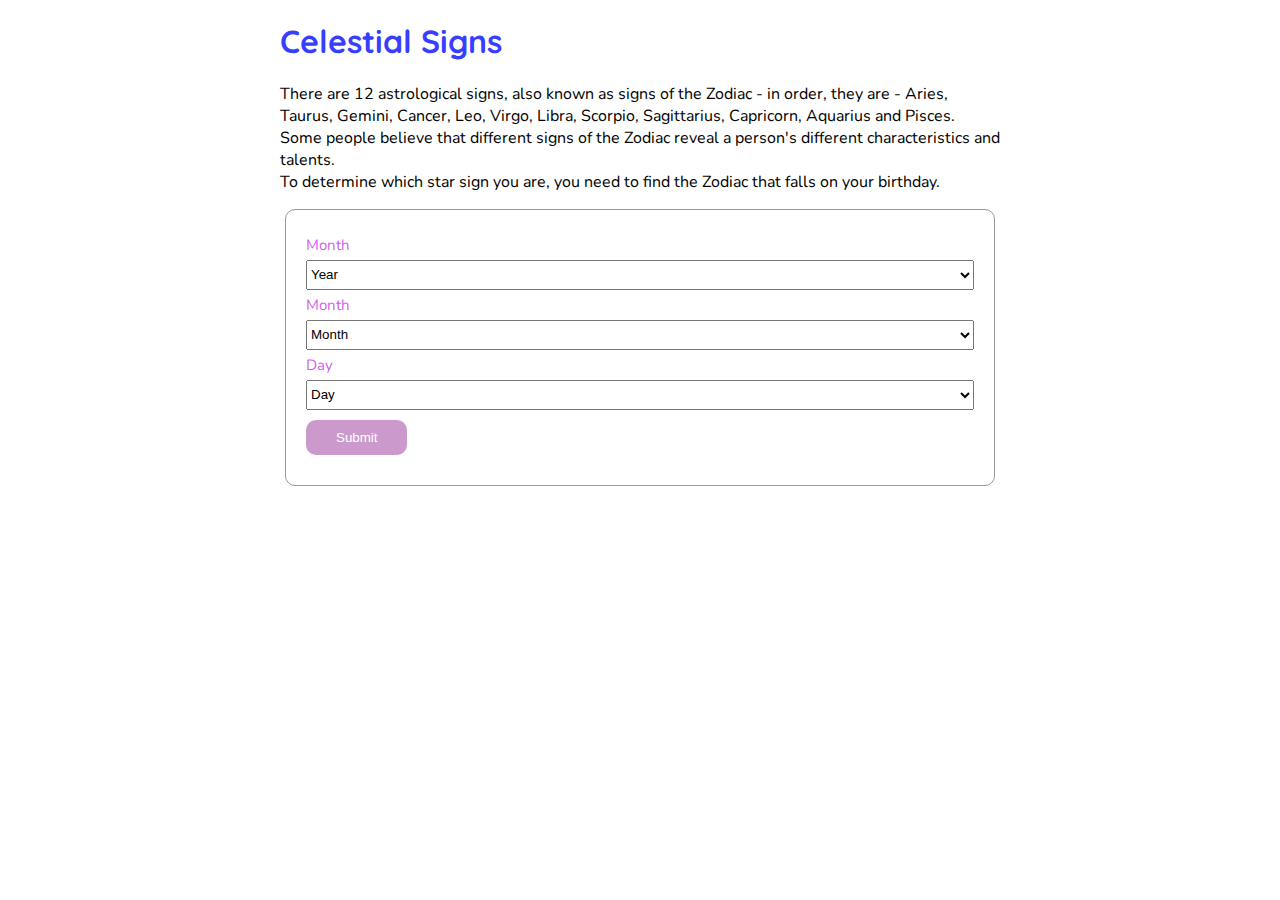
<file: index.html>
<!DOCTYPE html>
<html lang="en" dir="ltr">

<head>
    <meta charset="utf-8">
    <title>Celestial Sign</title>
    <link rel="stylesheet" type="text/css" href="style.css">
    <script src="script.js" charset="utf-8" defer></script>
</head>

<body>
    <div class="wrapper">
        <h1>Celestial Signs</h1>
        <p>There are 12 astrological signs, also known as signs of the Zodiac - in order, they are - Aries, Taurus, Gemini, Cancer, Leo, Virgo, Libra, Scorpio, Sagittarius, Capricorn, Aquarius and Pisces.<br />
            Some people believe that different signs of the Zodiac reveal a person's different characteristics and talents.<br />
            To determine which star sign you are, you need to find the Zodiac that falls on your birthday.
        </p>
        <div class="container">
            <label for="month">Month</label>
            <select id="birthYear" name="birthYear" onchange="getDate()">
                <option selected disabled>Year</option>
            </select>
            <br />
            <label for="month">Month</label>
            <select id="birthMonth" name="birthMonth" onclick="getDate()">
                <option selected disabled>Month</option>
            </select>
            <br />
            <label for="day">Day</label>
            <select id="birthDay" name="birthDay">
                <option selected disabled>Day</option>
            </select>
            <button class="submit" type="submit" name="Submit" onclick="getCelestialSign()">
                Submit
            </button>
        </div>
    </div>
</body>

</html>
</file>
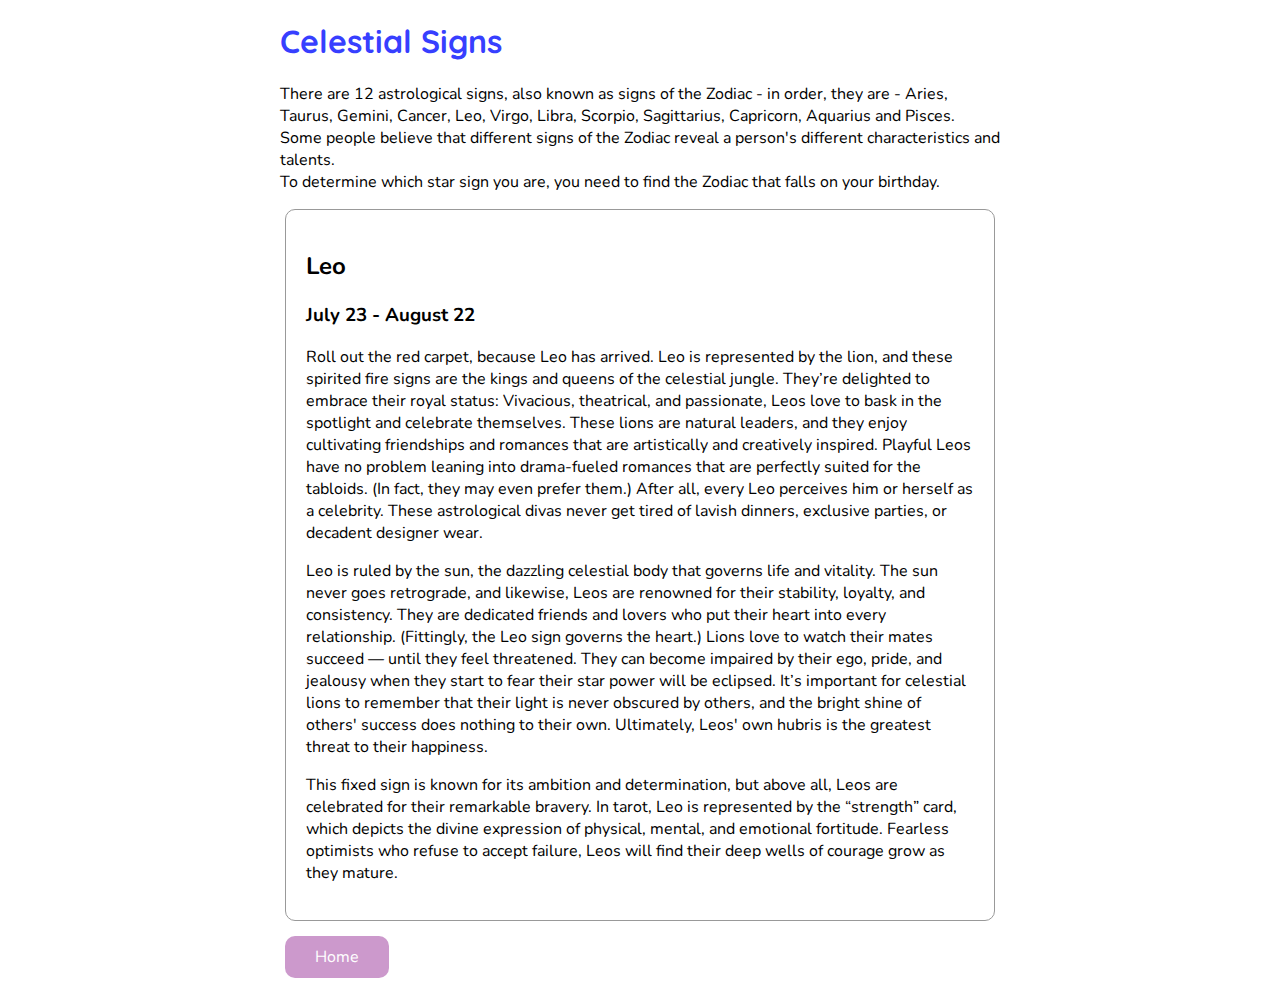
<file: celestial-spirit-1.html>
<!DOCTYPE html>
<html lang="en">
  <head>
    <title>Celestial Sign: Leo</title>
    <meta charset="utf-8">
    <meta http-equiv="X-UA-Compatible" content="IE=edge">
    <meta name="viewport" content="width=device-width, initial-scale=1">

    <!-- import the webpage's stylesheet -->
    <link rel="stylesheet" type="text/css" href="style.css">

    <!-- import the webpage's javascript file -->
    <script src="script.js" defer></script>

    <!-- import the jquery -->
    <script src="https://ajax.googleapis.com/ajax/libs/jquery/3.4.1/jquery.min.js"></script>
  </head>
  <body>
    <div class="wrapper">
      <h1>Celestial Signs</h1>
      <p>There are 12 astrological signs, also known as signs of the Zodiac - in order, they are - Aries, Taurus, Gemini, Cancer, Leo, Virgo, Libra, Scorpio, Sagittarius, Capricorn, Aquarius and Pisces.<br />
          Some people believe that different signs of the Zodiac reveal a person's different characteristics and talents.<br />
          To determine which star sign you are, you need to find the Zodiac that falls on your birthday.
      </p>
      <div class="container">
        <h2>Leo</h2>
        <h3>July 23 - August 22</h3>
        <p>Roll out the red carpet, because Leo has arrived. Leo is represented by the lion, and these spirited fire signs are the kings and queens of the celestial jungle. They’re delighted to embrace their royal status: Vivacious, theatrical, and passionate, Leos love to bask in the spotlight and celebrate themselves. These lions are natural leaders, and they enjoy cultivating friendships and romances that are artistically and creatively inspired. Playful Leos have no problem leaning into drama-fueled romances that are perfectly suited for the tabloids. (In fact, they may even prefer them.) After all, every Leo perceives him or herself as a celebrity. These astrological divas never get tired of lavish dinners, exclusive parties, or decadent designer wear.</p>
        <p>Leo is ruled by the sun, the dazzling celestial body that governs life and vitality. The sun never goes retrograde, and likewise, Leos are renowned for their stability, loyalty, and consistency. They are dedicated friends and lovers who put their heart into every relationship. (Fittingly, the Leo sign governs the heart.) Lions love to watch their mates succeed — until they feel threatened. They can become impaired by their ego, pride, and jealousy when they start to fear their star power will be eclipsed. It’s important for celestial lions to remember that their light is never obscured by others, and the bright shine of others' success does nothing to their own. Ultimately, Leos' own hubris is the greatest threat to their happiness.</p>
        <p>This fixed sign is known for its ambition and determination, but above all, Leos are celebrated for their remarkable bravery. In tarot, Leo is represented by the “strength” card, which depicts the divine expression of physical, mental, and emotional fortitude. Fearless optimists who refuse to accept failure, Leos will find their deep wells of courage grow as they mature.</p>
      </div>
      <a href="index.html">Home</a>
    </div>
  </body>
</html>
</file>
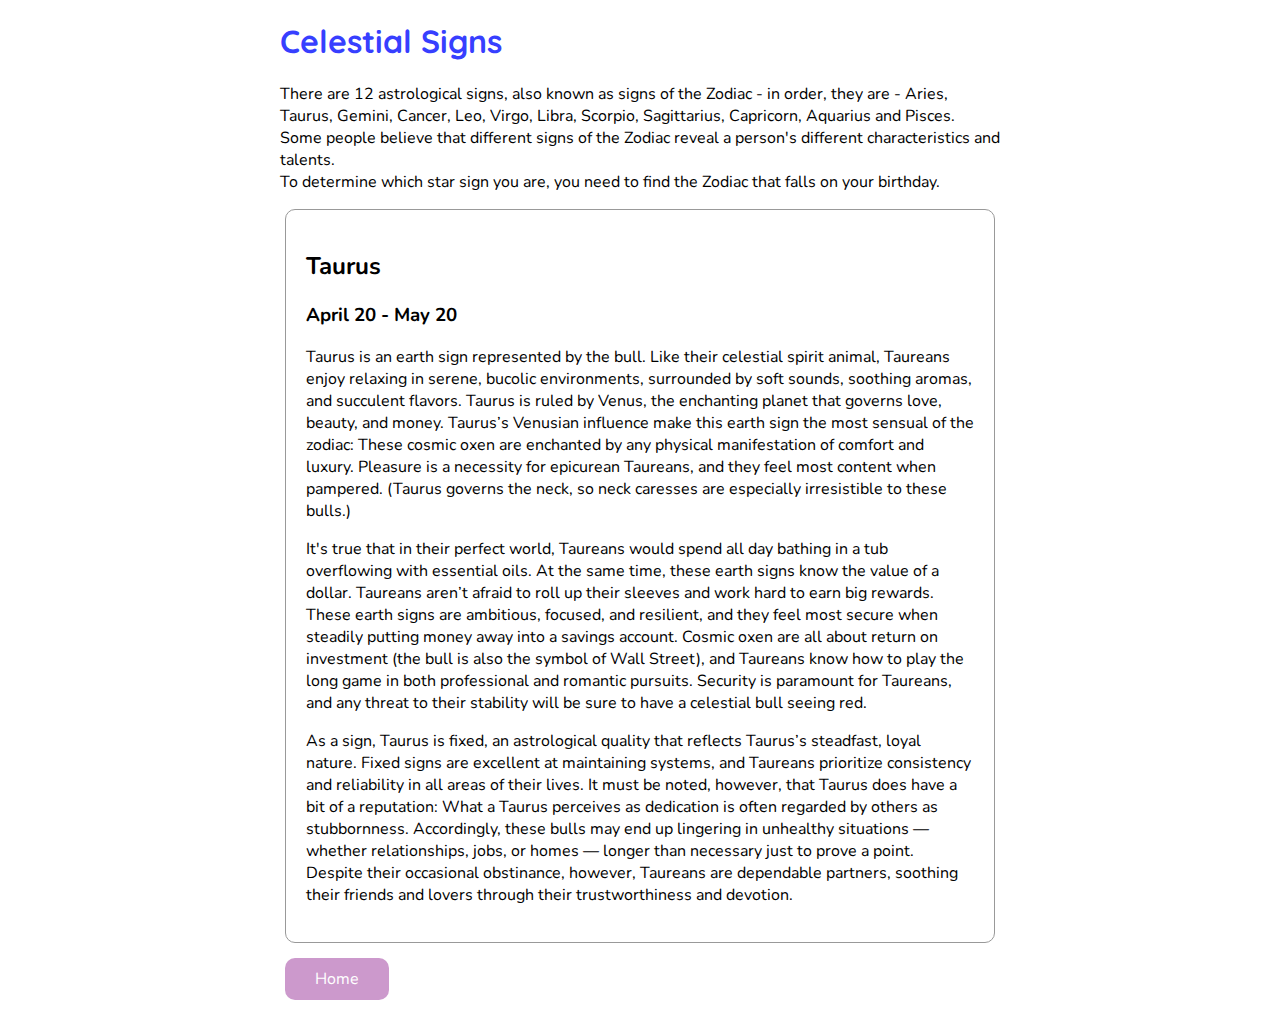
<file: celestial-spirit-10.html>
<!DOCTYPE html>
<html lang="en">
  <head>
    <title>Celestial Sign: Taurus</title>
    <meta charset="utf-8">
    <meta http-equiv="X-UA-Compatible" content="IE=edge">
    <meta name="viewport" content="width=device-width, initial-scale=1">

    <!-- import the webpage's stylesheet -->
    <link rel="stylesheet" href="style.css">

    <!-- import the webpage's javascript file -->
    <script src="script.js" defer></script>

    <!-- import the jquery -->
    <script src="https://ajax.googleapis.com/ajax/libs/jquery/3.4.1/jquery.min.js"></script>
  </head>
  <body>
    <div class="wrapper">
      <h1>Celestial Signs</h1>
      <p>There are 12 astrological signs, also known as signs of the Zodiac - in order, they are - Aries, Taurus, Gemini, Cancer, Leo, Virgo, Libra, Scorpio, Sagittarius, Capricorn, Aquarius and Pisces.<br />
          Some people believe that different signs of the Zodiac reveal a person's different characteristics and talents.<br />
          To determine which star sign you are, you need to find the Zodiac that falls on your birthday.
      </p>
      <div class="container">
        <h2>Taurus</h2>
        <h3>April 20 - May 20</h3>
        <p>Taurus is an earth sign represented by the bull. Like their celestial spirit animal, Taureans enjoy relaxing in serene, bucolic environments, surrounded by soft sounds, soothing aromas, and succulent flavors. Taurus is ruled by Venus, the enchanting planet that governs love, beauty, and money. Taurus’s Venusian influence make this earth sign the most sensual of the zodiac: These cosmic oxen are enchanted by any physical manifestation of comfort and luxury. Pleasure is a necessity for epicurean Taureans, and they feel most content when pampered. (Taurus governs the neck, so neck caresses are especially irresistible to these bulls.)</p>
        <p>It's true that in their perfect world, Taureans would spend all day bathing in a tub overflowing with essential oils. At the same time, these earth signs know the value of a dollar. Taureans aren’t afraid to roll up their sleeves and work hard to earn big rewards. These earth signs are ambitious, focused, and resilient, and they feel most secure when steadily putting money away into a savings account. Cosmic oxen are all about return on investment (the bull is also the symbol of Wall Street), and Taureans know how to play the long game in both professional and romantic pursuits. Security is paramount for Taureans, and any threat to their stability will be sure to have a celestial bull seeing red.</p>
        <p>As a sign, Taurus is fixed, an astrological quality that reflects Taurus’s steadfast, loyal nature. Fixed signs are excellent at maintaining systems, and Taureans prioritize consistency and reliability in all areas of their lives. It must be noted, however, that Taurus does have a bit of a reputation: What a Taurus perceives as dedication is often regarded by others as stubbornness. Accordingly, these bulls may end up lingering in unhealthy situations — whether relationships, jobs, or homes — longer than necessary just to prove a point. Despite their occasional obstinance, however, Taureans are dependable partners, soothing their friends and lovers through their trustworthiness and devotion.</p>
      </div>
      <a href="index.html">Home</a>
    </div>
  </body>
</html>
</file>
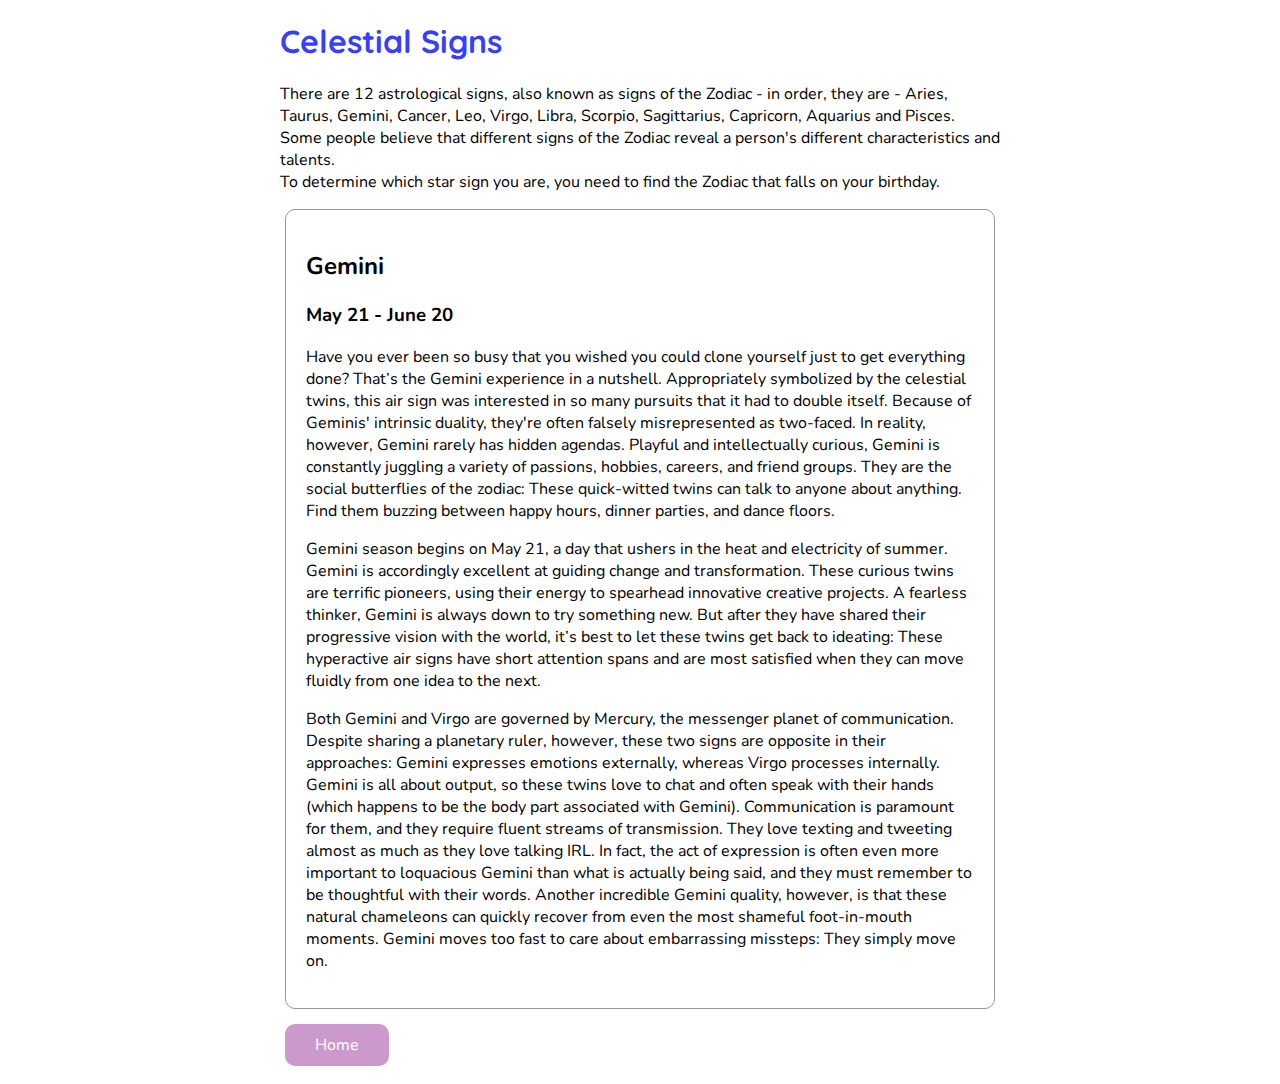
<file: celestial-spirit-11.html>
<!DOCTYPE html>
<html lang="en">
  <head>
    <title>Celestial Sign: Gemini</title>
    <meta charset="utf-8">
    <meta http-equiv="X-UA-Compatible" content="IE=edge">
    <meta name="viewport" content="width=device-width, initial-scale=1">

    <!-- import the webpage's stylesheet -->
    <link rel="stylesheet" href="style.css">

    <!-- import the webpage's javascript file -->
    <script src="script.js" defer></script>

    <!-- import the jquery -->
    <script src="https://ajax.googleapis.com/ajax/libs/jquery/3.4.1/jquery.min.js"></script>
  </head>
  <body>
    <div class="wrapper">
      <h1>Celestial Signs</h1>
      <p>There are 12 astrological signs, also known as signs of the Zodiac - in order, they are - Aries, Taurus, Gemini, Cancer, Leo, Virgo, Libra, Scorpio, Sagittarius, Capricorn, Aquarius and Pisces.<br />
          Some people believe that different signs of the Zodiac reveal a person's different characteristics and talents.<br />
          To determine which star sign you are, you need to find the Zodiac that falls on your birthday.
      </p>
      <div class="container">
        <h2>Gemini</h2>
        <h3>May 21 - June 20</h3>
        <p>Have you ever been so busy that you wished you could clone yourself just to get everything done? That’s the Gemini experience in a nutshell. Appropriately symbolized by the celestial twins, this air sign was interested in so many pursuits that it had to double itself. Because of Geminis' intrinsic duality, they're often falsely misrepresented as two-faced. In reality, however, Gemini rarely has hidden agendas. Playful and intellectually curious, Gemini is constantly juggling a variety of passions, hobbies, careers, and friend groups. They are the social butterflies of the zodiac: These quick-witted twins can talk to anyone about anything. Find them buzzing between happy hours, dinner parties, and dance floors.</p>
        <p>Gemini season begins on May 21, a day that ushers in the heat and electricity of summer. Gemini is accordingly excellent at guiding change and transformation. These curious twins are terrific pioneers, using their energy to spearhead innovative creative projects. A fearless thinker, Gemini is always down to try something new. But after they have shared their progressive vision with the world, it’s best to let these twins get back to ideating: These hyperactive air signs have short attention spans and are most satisfied when they can move fluidly from one idea to the next.</p>
        <p>Both Gemini and Virgo are governed by Mercury, the messenger planet of communication. Despite sharing a planetary ruler, however, these two signs are opposite in their approaches: Gemini expresses emotions externally, whereas Virgo processes internally. Gemini is all about output, so these twins love to chat and often speak with their hands (which happens to be the body part associated with Gemini). Communication is paramount for them, and they require fluent streams of transmission. They love texting and tweeting almost as much as they love talking IRL. In fact, the act of expression is often even more important to loquacious Gemini than what is actually being said, and they must remember to be thoughtful with their words. Another incredible Gemini quality, however, is that these natural chameleons can quickly recover from even the most shameful foot-in-mouth moments. Gemini moves too fast to care about embarrassing missteps: They simply move on.</p>
      </div>
      <a href="index.html">Home</a>
    </div>
  </body>
</html>
</file>
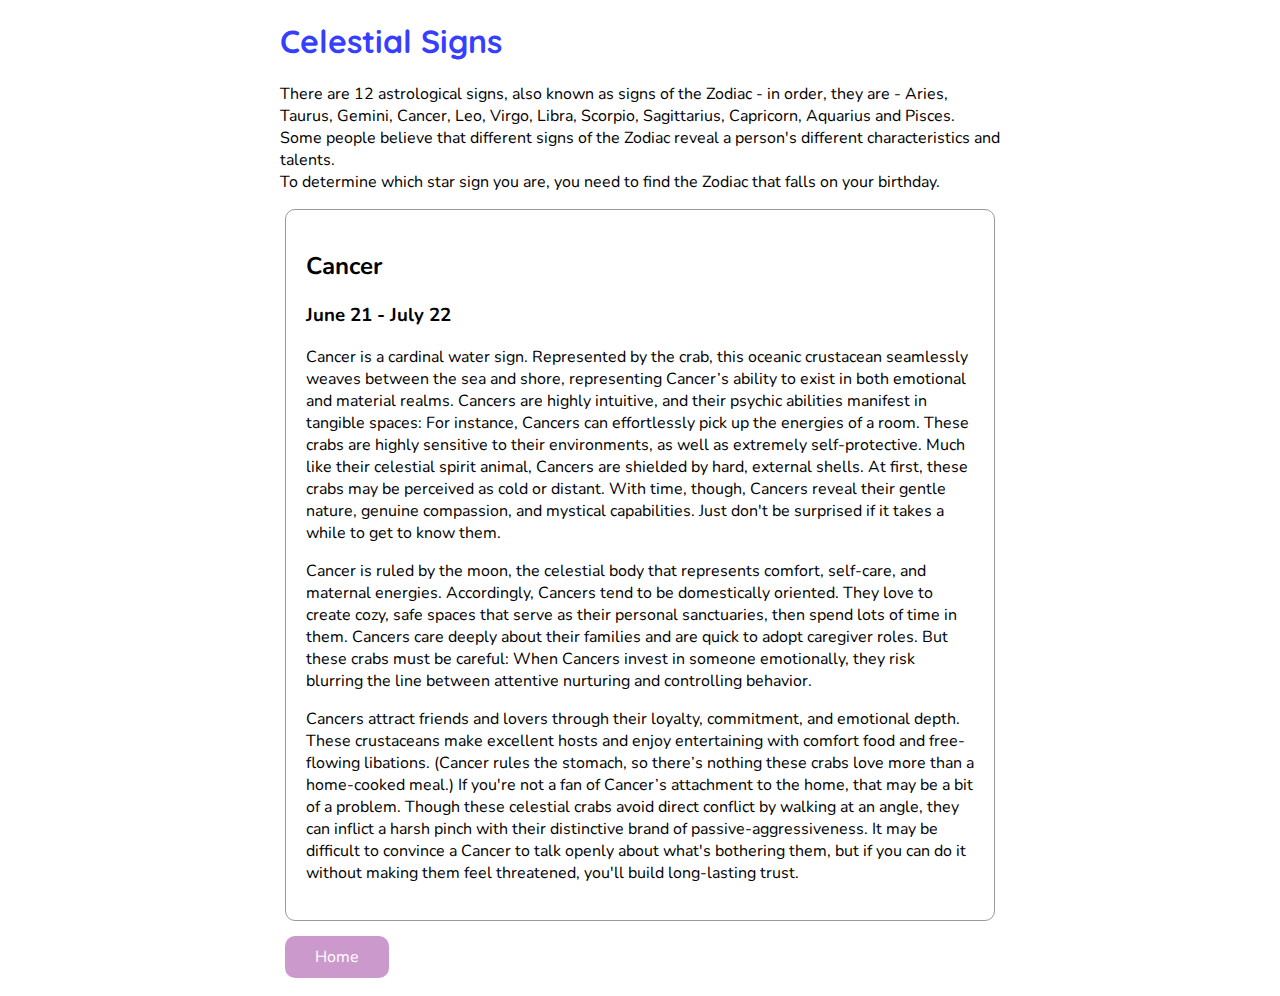
<file: celestial-spirit-12.html>
<!DOCTYPE html>
<html lang="en">
  <head>
    <title>Celestial Sign: Cancer</title>
    <meta charset="utf-8">
    <meta http-equiv="X-UA-Compatible" content="IE=edge">
    <meta name="viewport" content="width=device-width, initial-scale=1">

    <!-- import the webpage's stylesheet -->
    <link rel="stylesheet" href="style.css">

    <!-- import the webpage's javascript file -->
    <script src="script.js" defer></script>

    <!-- import the jquery -->
    <script src="https://ajax.googleapis.com/ajax/libs/jquery/3.4.1/jquery.min.js"></script>
  </head>
  <body>
    <div class="wrapper">
      <h1>Celestial Signs</h1>
      <p>There are 12 astrological signs, also known as signs of the Zodiac - in order, they are - Aries, Taurus, Gemini, Cancer, Leo, Virgo, Libra, Scorpio, Sagittarius, Capricorn, Aquarius and Pisces.<br />
          Some people believe that different signs of the Zodiac reveal a person's different characteristics and talents.<br />
          To determine which star sign you are, you need to find the Zodiac that falls on your birthday.
      </p>
      <div class="container">
        <h2>Cancer</h2>
        <h3>June 21 - July 22</h3>
        <p>Cancer is a cardinal water sign. Represented by the crab, this oceanic crustacean seamlessly weaves between the sea and shore, representing Cancer’s ability to exist in both emotional and material realms. Cancers are highly intuitive, and their psychic abilities manifest in tangible spaces: For instance, Cancers can effortlessly pick up the energies of a room. These crabs are highly sensitive to their environments, as well as extremely self-protective. Much like their celestial spirit animal, Cancers are shielded by hard, external shells. At first, these crabs may be perceived as cold or distant. With time, though, Cancers reveal their gentle nature, genuine compassion, and mystical capabilities. Just don't be surprised if it takes a while to get to know them.</p>
        <p>Cancer is ruled by the moon, the celestial body that represents comfort, self-care, and maternal energies. Accordingly, Cancers tend to be domestically oriented. They love to create cozy, safe spaces that serve as their personal sanctuaries, then spend lots of time in them. Cancers care deeply about their families and are quick to adopt caregiver roles. But these crabs must be careful: When Cancers invest in someone emotionally, they risk blurring the line between attentive nurturing and controlling behavior.</p>
        <p>Cancers attract friends and lovers through their loyalty, commitment, and emotional depth. These crustaceans make excellent hosts and enjoy entertaining with comfort food and free-flowing libations. (Cancer rules the stomach, so there’s nothing these crabs love more than a home-cooked meal.) If you're not a fan of Cancer’s attachment to the home, that may be a bit of a problem. Though these celestial crabs avoid direct conflict by walking at an angle, they can inflict a harsh pinch with their distinctive brand of passive-aggressiveness. It may be difficult to convince a Cancer to talk openly about what's bothering them, but if you can do it without making them feel threatened, you'll build long-lasting trust.</p>
      </div>
      <a href="index.html">Home</a>
    </div>
  </body>
</html>
</file>
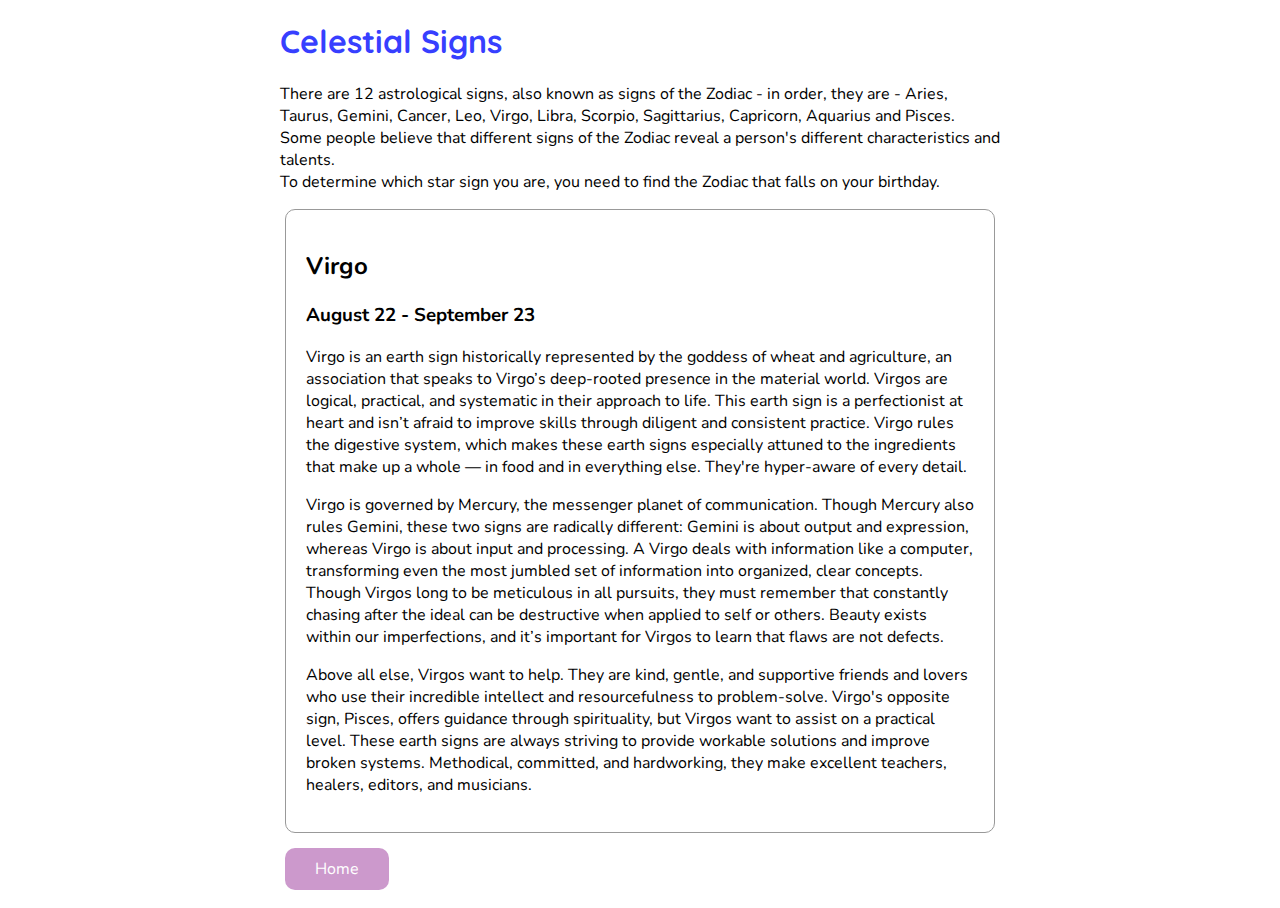
<file: celestial-spirit-2.html>
<!DOCTYPE html>
<html lang="en">
  <head>
    <title>Celestial Sign: Virgo</title>
    <meta charset="utf-8">
    <meta http-equiv="X-UA-Compatible" content="IE=edge">
    <meta name="viewport" content="width=device-width, initial-scale=1">

    <!-- import the webpage's stylesheet -->
    <link rel="stylesheet" href="style.css">

    <!-- import the webpage's javascript file -->
    <script src="script.js" defer></script>

    <!-- import the jquery -->
    <script src="https://ajax.googleapis.com/ajax/libs/jquery/3.4.1/jquery.min.js"></script>
  </head>
  <body>
    <div class="wrapper">
      <h1>Celestial Signs</h1>
      <p>There are 12 astrological signs, also known as signs of the Zodiac - in order, they are - Aries, Taurus, Gemini, Cancer, Leo, Virgo, Libra, Scorpio, Sagittarius, Capricorn, Aquarius and Pisces.<br />
          Some people believe that different signs of the Zodiac reveal a person's different characteristics and talents.<br />
          To determine which star sign you are, you need to find the Zodiac that falls on your birthday.
      </p>
      <div class="container">
        <h2>Virgo</h2>
        <h3>August 22 - September 23</h3>
        <p>Virgo is an earth sign historically represented by the goddess of wheat and agriculture, an association that speaks to Virgo’s deep-rooted presence in the material world. Virgos are logical, practical, and systematic in their approach to life. This earth sign is a perfectionist at heart and isn’t afraid to improve skills through diligent and consistent practice. Virgo rules the digestive system, which makes these earth signs especially attuned to the ingredients that make up a whole — in food and in everything else. They're hyper-aware of every detail.</p>
        <p>Virgo is governed by Mercury, the messenger planet of communication. Though Mercury also rules Gemini, these two signs are radically different: Gemini is about output and expression, whereas Virgo is about input and processing. A Virgo deals with information like a computer, transforming even the most jumbled set of information into organized, clear concepts. Though Virgos long to be meticulous in all pursuits, they must remember that constantly chasing after the ideal can be destructive when applied to self or others. Beauty exists within our imperfections, and it’s important for Virgos to learn that flaws are not defects.</p>
        <p>Above all else, Virgos want to help. They are kind, gentle, and supportive friends and lovers who use their incredible intellect and resourcefulness to problem-solve. Virgo's opposite sign, Pisces, offers guidance through spirituality, but Virgos want to assist on a practical level. These earth signs are always striving to provide workable solutions and improve broken systems. Methodical, committed, and hardworking, they make excellent teachers, healers, editors, and musicians.</p>
      </div>
      <a href="index.html">Home</a>
    </div>
  </body>
</html>
</file>
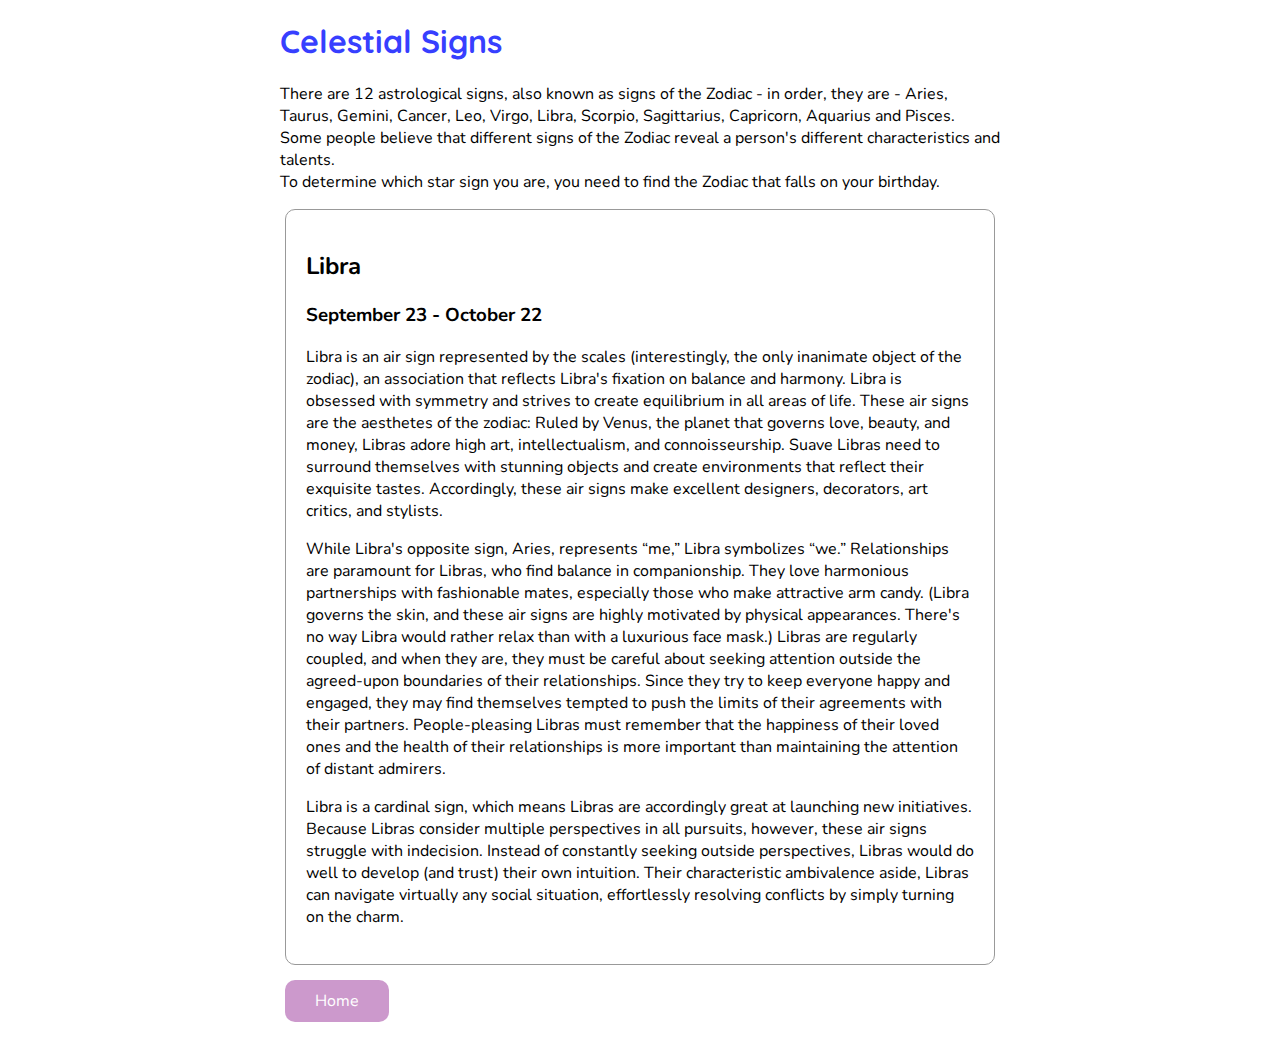
<file: celestial-spirit-3.html>
<!DOCTYPE html>
<html lang="en">
  <head>
    <title>Celestial Sign: Libra</title>
    <meta charset="utf-8">
    <meta http-equiv="X-UA-Compatible" content="IE=edge">
    <meta name="viewport" content="width=device-width, initial-scale=1">

    <!-- import the webpage's stylesheet -->
    <link rel="stylesheet" href="style.css">

    <!-- import the webpage's javascript file -->
    <script src="script.js" defer></script>

    <!-- import the jquery -->
    <script src="https://ajax.googleapis.com/ajax/libs/jquery/3.4.1/jquery.min.js"></script>
  </head>
  <body>
    <div class="wrapper">
      <h1>Celestial Signs</h1>
      <p>There are 12 astrological signs, also known as signs of the Zodiac - in order, they are - Aries, Taurus, Gemini, Cancer, Leo, Virgo, Libra, Scorpio, Sagittarius, Capricorn, Aquarius and Pisces.<br />
          Some people believe that different signs of the Zodiac reveal a person's different characteristics and talents.<br />
          To determine which star sign you are, you need to find the Zodiac that falls on your birthday.
      </p>
      <div class="container">
        <h2>Libra</h2>
        <h3>September 23 - October 22</h3>
        <p>Libra is an air sign represented by the scales (interestingly, the only inanimate object of the zodiac), an association that reflects Libra's fixation on balance and harmony. Libra is obsessed with symmetry and strives to create equilibrium in all areas of life. These air signs are the aesthetes of the zodiac: Ruled by Venus, the planet that governs love, beauty, and money, Libras adore high art, intellectualism, and connoisseurship. Suave Libras need to surround themselves with stunning objects and create environments that reflect their exquisite tastes. Accordingly, these air signs make excellent designers, decorators, art critics, and stylists.</p>
        <p>While Libra's opposite sign, Aries, represents “me,” Libra symbolizes “we.” Relationships are paramount for Libras, who find balance in companionship. They love harmonious partnerships with fashionable mates, especially those who make attractive arm candy. (Libra governs the skin, and these air signs are highly motivated by physical appearances. There's no way Libra would rather relax than with a luxurious face mask.) Libras are regularly coupled, and when they are, they must be careful about seeking attention outside the agreed-upon boundaries of their relationships. Since they try to keep everyone happy and engaged, they may find themselves tempted to push the limits of their agreements with their partners. People-pleasing Libras must remember that the happiness of their loved ones and the health of their relationships is more important than maintaining the attention of distant admirers.</p>
        <p>Libra is a cardinal sign, which means Libras are accordingly great at launching new initiatives. Because Libras consider multiple perspectives in all pursuits, however, these air signs struggle with indecision. Instead of constantly seeking outside perspectives, Libras would do well to develop (and trust) their own intuition. Their characteristic ambivalence aside, Libras can navigate virtually any social situation, effortlessly resolving conflicts by simply turning on the charm.</p>
      </div>
      <a href="index.html">Home</a>
    </div>
  </body>
</html>
</file>
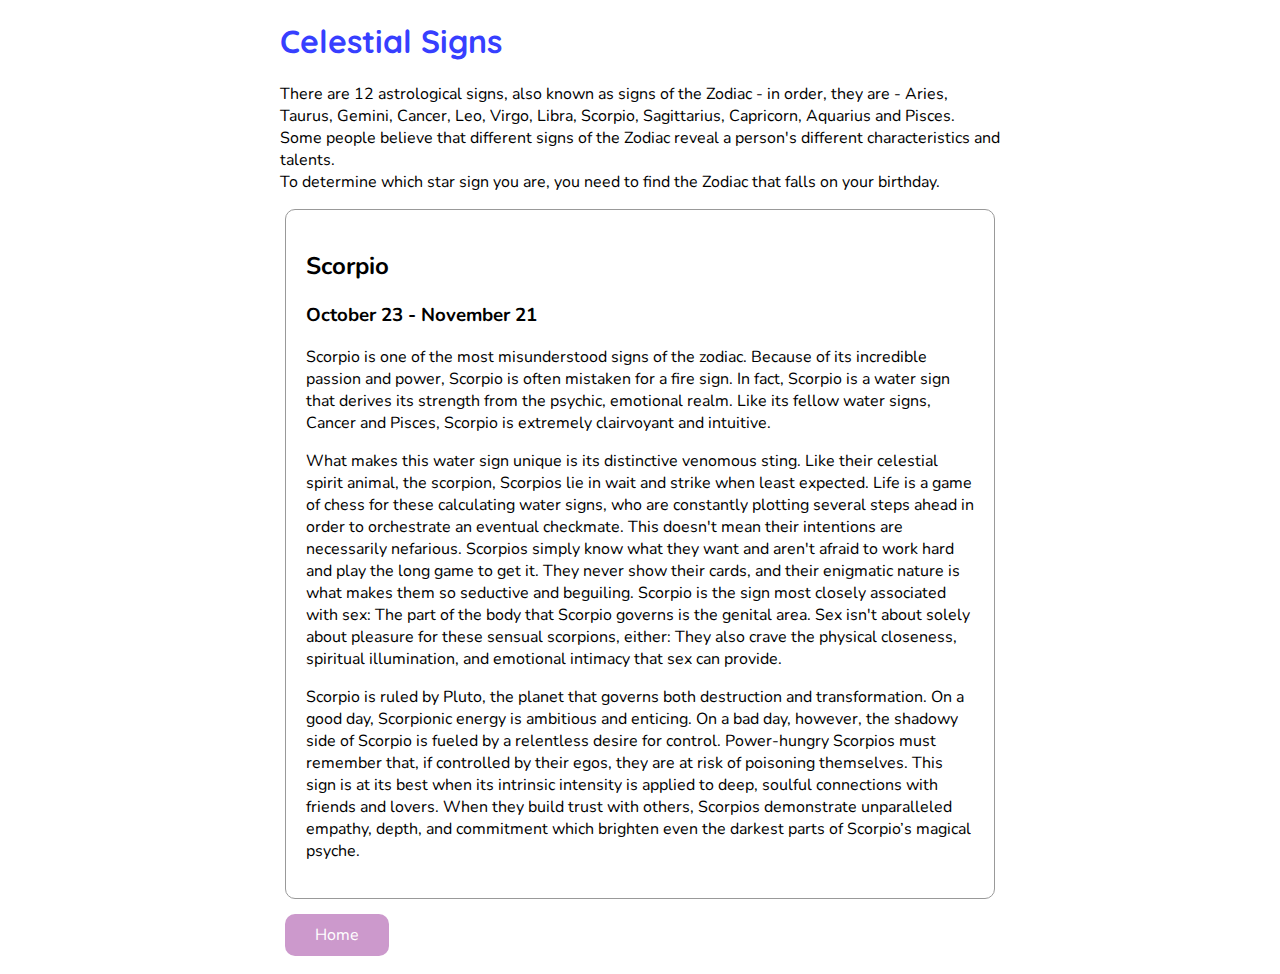
<file: celestial-spirit-4.html>
<!DOCTYPE html>
<html lang="en">
  <head>
    <title>Celestial Sign: Scorpio</title>
    <meta charset="utf-8">
    <meta http-equiv="X-UA-Compatible" content="IE=edge">
    <meta name="viewport" content="width=device-width, initial-scale=1">

    <!-- import the webpage's stylesheet -->
    <link rel="stylesheet" href="style.css">

    <!-- import the webpage's javascript file -->
    <script src="script.js" defer></script>

    <!-- import the jquery -->
    <script src="https://ajax.googleapis.com/ajax/libs/jquery/3.4.1/jquery.min.js"></script>
  </head>
  <body>
    <div class="wrapper">
      <h1>Celestial Signs</h1>
      <p>There are 12 astrological signs, also known as signs of the Zodiac - in order, they are - Aries, Taurus, Gemini, Cancer, Leo, Virgo, Libra, Scorpio, Sagittarius, Capricorn, Aquarius and Pisces.<br />
          Some people believe that different signs of the Zodiac reveal a person's different characteristics and talents.<br />
          To determine which star sign you are, you need to find the Zodiac that falls on your birthday.
      </p>
      <div class="container">
        <h2>Scorpio</h2>
        <h3>October 23 - November 21</h3>
        <p>Scorpio is one of the most misunderstood signs of the zodiac. Because of its incredible passion and power, Scorpio is often mistaken for a fire sign. In fact, Scorpio is a water sign that derives its strength from the psychic, emotional realm. Like its fellow water signs, Cancer and Pisces, Scorpio is extremely clairvoyant and intuitive.</p>
        <p>What makes this water sign unique is its distinctive venomous sting. Like their celestial spirit animal, the scorpion, Scorpios lie in wait and strike when least expected. Life is a game of chess for these calculating water signs, who are constantly plotting several steps ahead in order to orchestrate an eventual checkmate. This doesn't mean their intentions are necessarily nefarious. Scorpios simply know what they want and aren't afraid to work hard and play the long game to get it. They never show their cards, and their enigmatic nature is what makes them so seductive and beguiling. Scorpio is the sign most closely associated with sex: The part of the body that Scorpio governs is the genital area. Sex isn't about solely about pleasure for these sensual scorpions, either: They also crave the physical closeness, spiritual illumination, and emotional intimacy that sex can provide.</p>
        <p>Scorpio is ruled by Pluto, the planet that governs both destruction and transformation. On a good day, Scorpionic energy is ambitious and enticing. On a bad day, however, the shadowy side of Scorpio is fueled by a relentless desire for control. Power-hungry Scorpios must remember that, if controlled by their egos, they are at risk of poisoning themselves. This sign is at its best when its intrinsic intensity is applied to deep, soulful connections with friends and lovers. When they build trust with others, Scorpios demonstrate unparalleled empathy, depth, and commitment which brighten even the darkest parts of Scorpio’s magical psyche.</p>
      </div>
      <a href="index.html">Home</a>
    </div>
  </body>
</html>
</file>
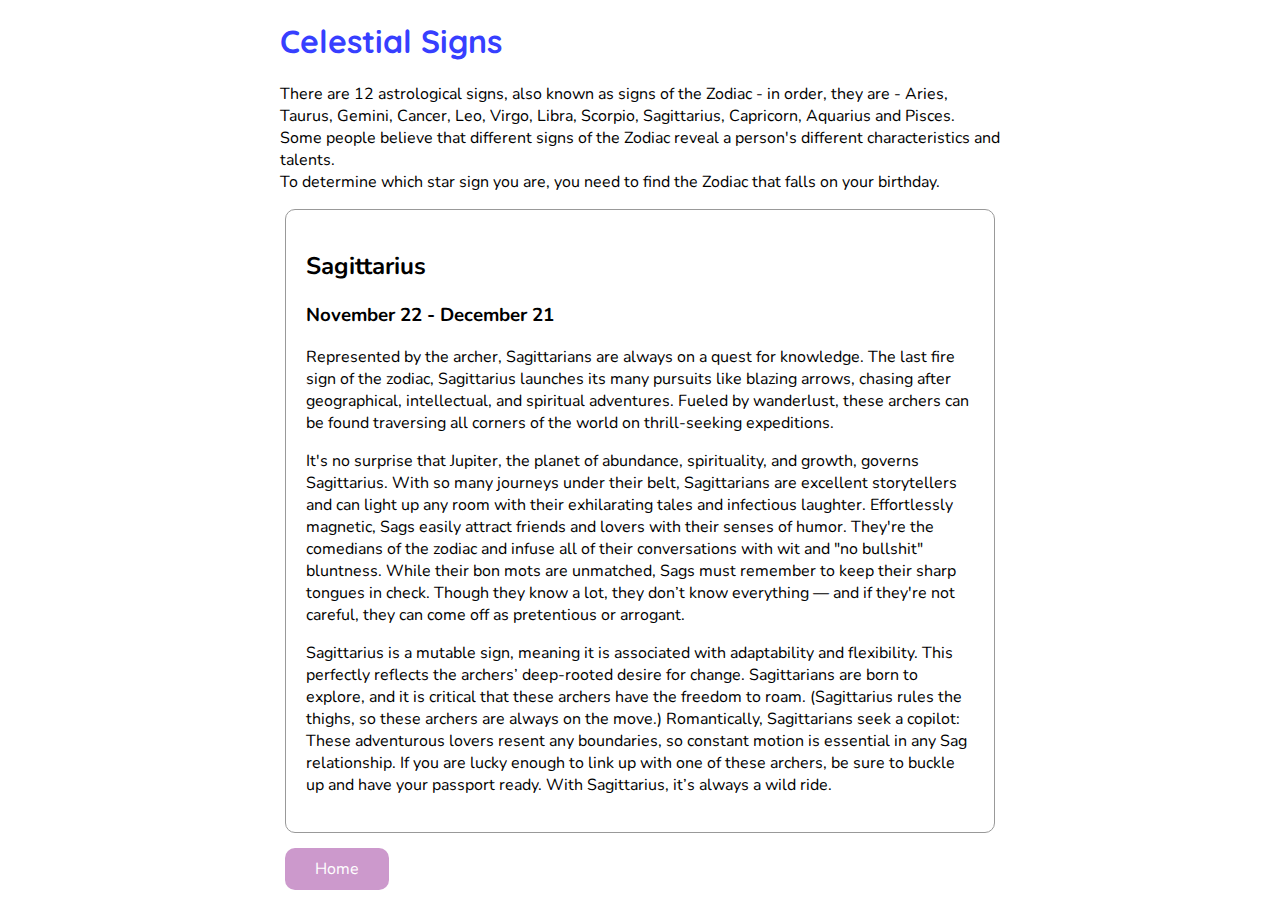
<file: celestial-spirit-5.html>
<!DOCTYPE html>
<html lang="en">
  <head>
    <title>Celestial Sign: Sagittarius</title>
    <meta charset="utf-8">
    <meta http-equiv="X-UA-Compatible" content="IE=edge">
    <meta name="viewport" content="width=device-width, initial-scale=1">

    <!-- import the webpage's stylesheet -->
    <link rel="stylesheet" href="style.css">

    <!-- import the webpage's javascript file -->
    <script src="script.js" defer></script>

    <!-- import the jquery -->
    <script src="https://ajax.googleapis.com/ajax/libs/jquery/3.4.1/jquery.min.js"></script>
  </head>
  <body>
    <div class="wrapper">
      <h1>Celestial Signs</h1>
      <p>There are 12 astrological signs, also known as signs of the Zodiac - in order, they are - Aries, Taurus, Gemini, Cancer, Leo, Virgo, Libra, Scorpio, Sagittarius, Capricorn, Aquarius and Pisces.<br />
          Some people believe that different signs of the Zodiac reveal a person's different characteristics and talents.<br />
          To determine which star sign you are, you need to find the Zodiac that falls on your birthday.
      </p>
      <div class="container">
        <h2>Sagittarius</h2>
        <h3>November 22 - December 21</h3>
        <p>Represented by the archer, Sagittarians are always on a quest for knowledge. The last fire sign of the zodiac, Sagittarius launches its many pursuits like blazing arrows, chasing after geographical, intellectual, and spiritual adventures. Fueled by wanderlust, these archers can be found traversing all corners of the world on thrill-seeking expeditions.</p>
        <p>It's no surprise that Jupiter, the planet of abundance, spirituality, and growth, governs Sagittarius. With so many journeys under their belt, Sagittarians are excellent storytellers and can light up any room with their exhilarating tales and infectious laughter. Effortlessly magnetic, Sags easily attract friends and lovers with their senses of humor. They're the comedians of the zodiac and infuse all of their conversations with wit and "no bullshit" bluntness. While their bon mots are unmatched, Sags must remember to keep their sharp tongues in check. Though they know a lot, they don’t know everything — and if they're not careful, they can come off as pretentious or arrogant.</p>
        <p>Sagittarius is a mutable sign, meaning it is associated with adaptability and flexibility. This perfectly reflects the archers’ deep-rooted desire for change. Sagittarians are born to explore, and it is critical that these archers have the freedom to roam. (Sagittarius rules the thighs, so these archers are always on the move.) Romantically, Sagittarians seek a copilot: These adventurous lovers resent any boundaries, so constant motion is essential in any Sag relationship. If you are lucky enough to link up with one of these archers, be sure to buckle up and have your passport ready. With Sagittarius, it’s always a wild ride.</p>
      </div>
      <a href="index.html">Home</a>
    </div>
  </body>
</html>
</file>
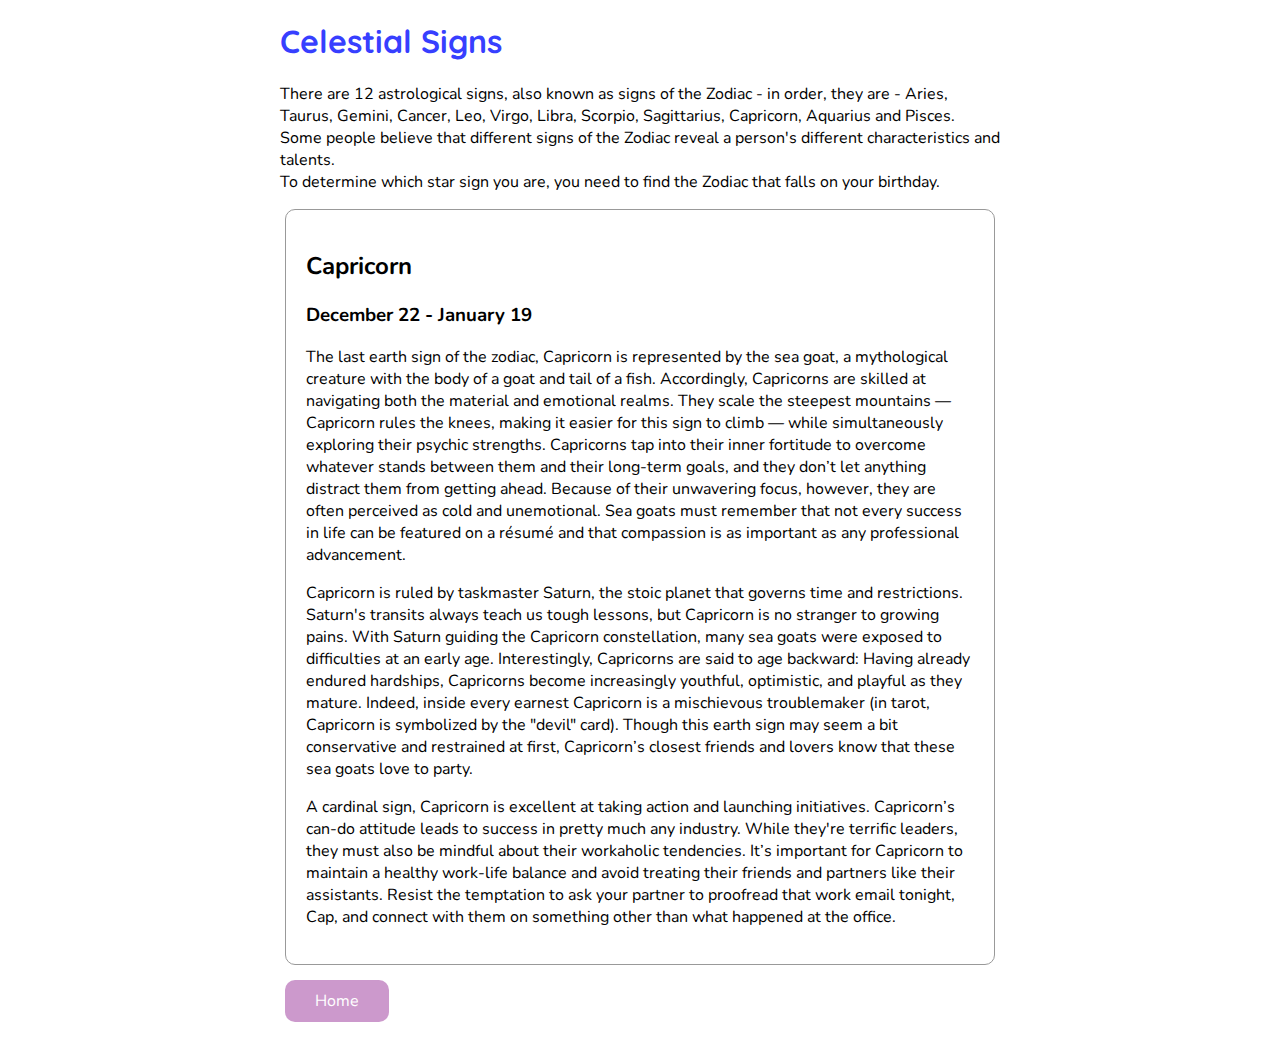
<file: celestial-spirit-6.html>
<!DOCTYPE html>
<html lang="en">
  <head>
    <title>Celestial Sign: Capricorn</title>
    <meta charset="utf-8">
    <meta http-equiv="X-UA-Compatible" content="IE=edge">
    <meta name="viewport" content="width=device-width, initial-scale=1">

    <!-- import the webpage's stylesheet -->
    <link rel="stylesheet" href="style.css">

    <!-- import the webpage's javascript file -->
    <script src="script.js" defer></script>

    <!-- import the jquery -->
    <script src="https://ajax.googleapis.com/ajax/libs/jquery/3.4.1/jquery.min.js"></script>
  </head>
  <body>
    <div class="wrapper">
      <h1>Celestial Signs</h1>
      <p>There are 12 astrological signs, also known as signs of the Zodiac - in order, they are - Aries, Taurus, Gemini, Cancer, Leo, Virgo, Libra, Scorpio, Sagittarius, Capricorn, Aquarius and Pisces.<br />
          Some people believe that different signs of the Zodiac reveal a person's different characteristics and talents.<br />
          To determine which star sign you are, you need to find the Zodiac that falls on your birthday.
      </p>
      <div class="container">
        <h2>Capricorn</h2>
        <h3>December 22 - January 19</h3>
        <p>The last earth sign of the zodiac, Capricorn is represented by the sea goat, a mythological creature with the body of a goat and tail of a fish. Accordingly, Capricorns are skilled at navigating both the material and emotional realms. They scale the steepest mountains — Capricorn rules the knees, making it easier for this sign to climb — while simultaneously exploring their psychic strengths. Capricorns tap into their inner fortitude to overcome whatever stands between them and their long-term goals, and they don’t let anything distract them from getting ahead. Because of their unwavering focus, however, they are often perceived as cold and unemotional. Sea goats must remember that not every success in life can be featured on a résumé and that compassion is as important as any professional advancement.</p>
        <p>Capricorn is ruled by taskmaster Saturn, the stoic planet that governs time and restrictions. Saturn's transits always teach us tough lessons, but Capricorn is no stranger to growing pains. With Saturn guiding the Capricorn constellation, many sea goats were exposed to difficulties at an early age. Interestingly, Capricorns are said to age backward: Having already endured hardships, Capricorns become increasingly youthful, optimistic, and playful as they mature. Indeed, inside every earnest Capricorn is a mischievous troublemaker (in tarot, Capricorn is symbolized by the "devil" card). Though this earth sign may seem a bit conservative and restrained at first, Capricorn’s closest friends and lovers know that these sea goats love to party.</p>
        <p>A cardinal sign, Capricorn is excellent at taking action and launching initiatives. Capricorn’s can-do attitude leads to success in pretty much any industry. While they're terrific leaders, they must also be mindful about their workaholic tendencies. It’s important for Capricorn to maintain a healthy work-life balance and avoid treating their friends and partners like their assistants. Resist the temptation to ask your partner to proofread that work email tonight, Cap, and connect with them on something other than what happened at the office.</p>
      </div>
      <a href="index.html">Home</a>
    </div>
  </body>
</html>
</file>
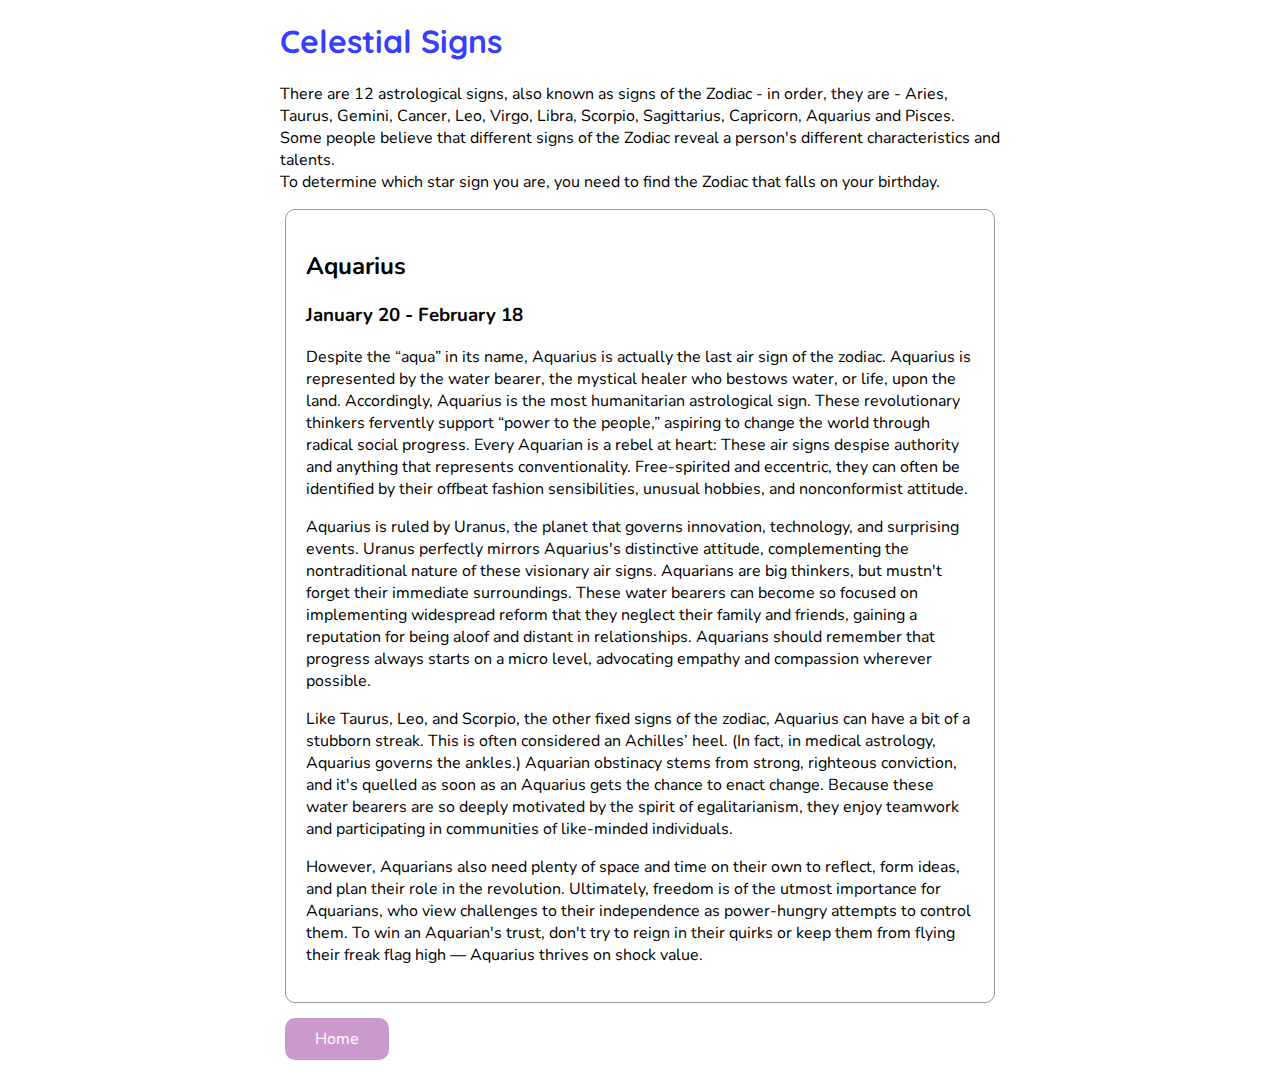
<file: celestial-spirit-7.html>
<!DOCTYPE html>
<html lang="en">
  <head>
    <title>Celestial Sign: Aquarius</title>
    <meta charset="utf-8">
    <meta http-equiv="X-UA-Compatible" content="IE=edge">
    <meta name="viewport" content="width=device-width, initial-scale=1">

    <!-- import the webpage's stylesheet -->
    <link rel="stylesheet" href="style.css">

    <!-- import the webpage's javascript file -->
    <script src="script.js" defer></script>

    <!-- import the jquery -->
    <script src="https://ajax.googleapis.com/ajax/libs/jquery/3.4.1/jquery.min.js"></script>
  </head>
  <body>
    <div class="wrapper">
      <h1>Celestial Signs</h1>
      <p>There are 12 astrological signs, also known as signs of the Zodiac - in order, they are - Aries, Taurus, Gemini, Cancer, Leo, Virgo, Libra, Scorpio, Sagittarius, Capricorn, Aquarius and Pisces.<br />
          Some people believe that different signs of the Zodiac reveal a person's different characteristics and talents.<br />
          To determine which star sign you are, you need to find the Zodiac that falls on your birthday.
      </p>
      <div class="container">
        <h2>Aquarius</h2>
        <h3>January 20 - February 18</h3>
        <p>Despite the “aqua” in its name, Aquarius is actually the last air sign of the zodiac. Aquarius is represented by the water bearer, the mystical healer who bestows water, or life, upon the land. Accordingly, Aquarius is the most humanitarian astrological sign. These revolutionary thinkers fervently support “power to the people,” aspiring to change the world through radical social progress. Every Aquarian is a rebel at heart: These air signs despise authority and anything that represents conventionality. Free-spirited and eccentric, they can often be identified by their offbeat fashion sensibilities, unusual hobbies, and nonconformist attitude.</p>
        <p>Aquarius is ruled by Uranus, the planet that governs innovation, technology, and surprising events. Uranus perfectly mirrors Aquarius's distinctive attitude, complementing the nontraditional nature of these visionary air signs. Aquarians are big thinkers, but mustn't forget their immediate surroundings. These water bearers can become so focused on implementing widespread reform that they neglect their family and friends, gaining a reputation for being aloof and distant in relationships. Aquarians should remember that progress always starts on a micro level, advocating empathy and compassion wherever possible.</p>
        <p>Like Taurus, Leo, and Scorpio, the other fixed signs of the zodiac, Aquarius can have a bit of a stubborn streak. This is often considered an Achilles’ heel. (In fact, in medical astrology, Aquarius governs the ankles.) Aquarian obstinacy stems from strong, righteous conviction, and it's quelled as soon as an Aquarius gets the chance to enact change. Because these water bearers are so deeply motivated by the spirit of egalitarianism, they enjoy teamwork and participating in communities of like-minded individuals.</p>
        <p>However, Aquarians also need plenty of space and time on their own to reflect, form ideas, and plan their role in the revolution. Ultimately, freedom is of the utmost importance for Aquarians, who view challenges to their independence as power-hungry attempts to control them. To win an Aquarian's trust, don't try to reign in their quirks or keep them from flying their freak flag high — Aquarius thrives on shock value.</p>
      </div>
      <a href="index.html">Home</a>
    </div>
  </body>
</html>
</file>
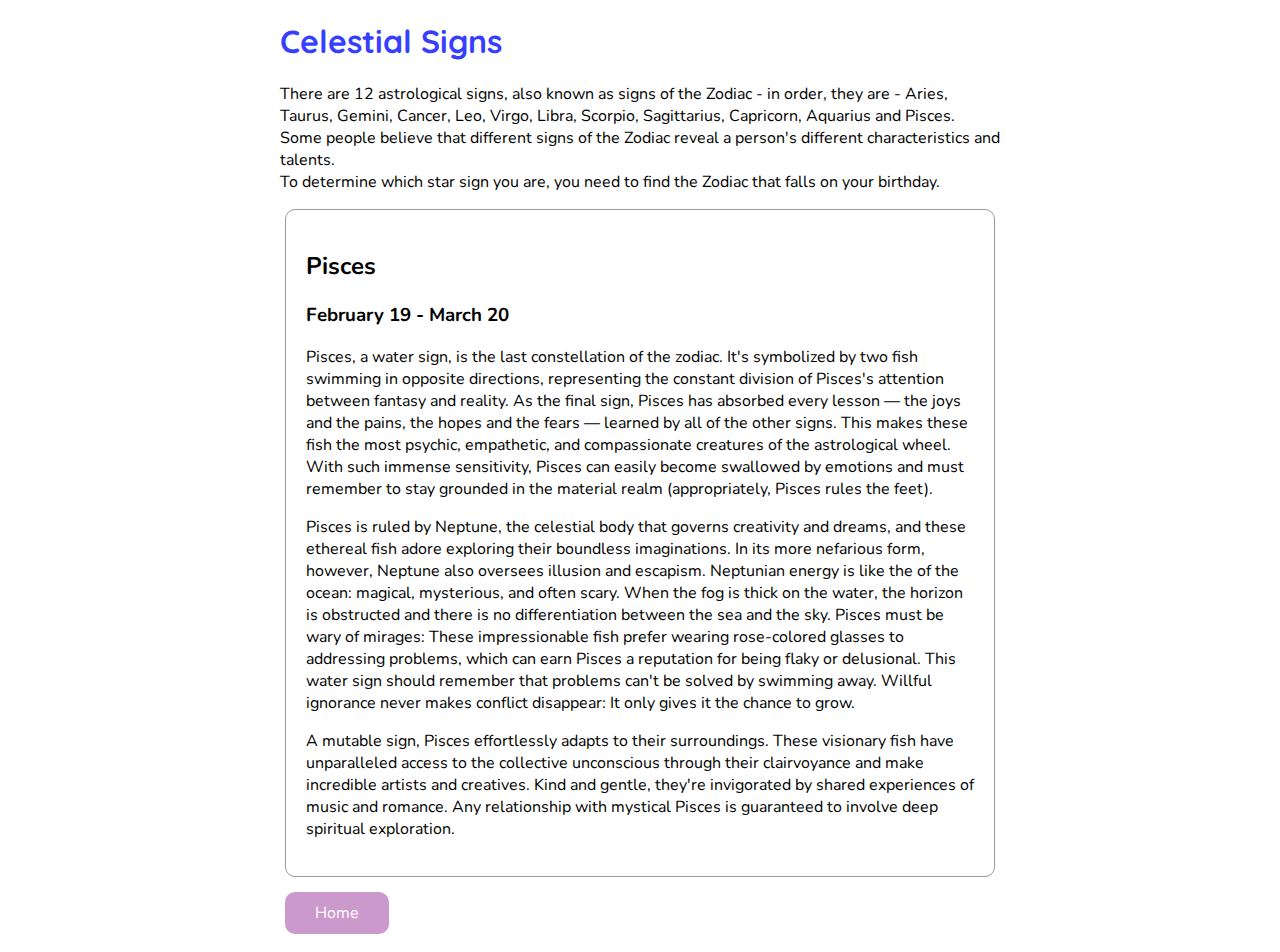
<file: celestial-spirit-8.html>
<!DOCTYPE html>
<html lang="en">
  <head>
    <title>Celestial Sign: Pisces</title>
    <meta charset="utf-8">
    <meta http-equiv="X-UA-Compatible" content="IE=edge">
    <meta name="viewport" content="width=device-width, initial-scale=1">

    <!-- import the webpage's stylesheet -->
    <link rel="stylesheet" href="style.css">

    <!-- import the webpage's javascript file -->
    <script src="script.js" defer></script>

    <!-- import the jquery -->
    <script src="https://ajax.googleapis.com/ajax/libs/jquery/3.4.1/jquery.min.js"></script>
  </head>
  <body>
    <div class="wrapper">
      <h1>Celestial Signs</h1>
      <p>There are 12 astrological signs, also known as signs of the Zodiac - in order, they are - Aries, Taurus, Gemini, Cancer, Leo, Virgo, Libra, Scorpio, Sagittarius, Capricorn, Aquarius and Pisces.<br />
          Some people believe that different signs of the Zodiac reveal a person's different characteristics and talents.<br />
          To determine which star sign you are, you need to find the Zodiac that falls on your birthday.
      </p>
      <div class="container">
        <h2>Pisces</h2>
        <h3>February 19 - March 20</h3>
        <p>Pisces, a water sign, is the last constellation of the zodiac. It's symbolized by two fish swimming in opposite directions, representing the constant division of Pisces's attention between fantasy and reality. As the final sign, Pisces has absorbed every lesson — the joys and the pains, the hopes and the fears — learned by all of the other signs. This makes these fish the most psychic, empathetic, and compassionate creatures of the astrological wheel. With such immense sensitivity, Pisces can easily become swallowed by emotions and must remember to stay grounded in the material realm (appropriately, Pisces rules the feet).</p>
        <p>Pisces is ruled by Neptune, the celestial body that governs creativity and dreams, and these ethereal fish adore exploring their boundless imaginations. In its more nefarious form, however, Neptune also oversees illusion and escapism. Neptunian energy is like the of the ocean: magical, mysterious, and often scary. When the fog is thick on the water, the horizon is obstructed and there is no differentiation between the sea and the sky. Pisces must be wary of mirages: These impressionable fish prefer wearing rose-colored glasses to addressing problems, which can earn Pisces a reputation for being flaky or delusional. This water sign should remember that problems can't be solved by swimming away. Willful ignorance never makes conflict disappear: It only gives it the chance to grow.</p>
        <p>A mutable sign, Pisces effortlessly adapts to their surroundings. These visionary fish have unparalleled access to the collective unconscious through their clairvoyance and make incredible artists and creatives. Kind and gentle, they're invigorated by shared experiences of music and romance. Any relationship with mystical Pisces is guaranteed to involve deep spiritual exploration.</p>
      </div>
      <a href="index.html">Home</a>
    </div>
  </body>
</html>
</file>
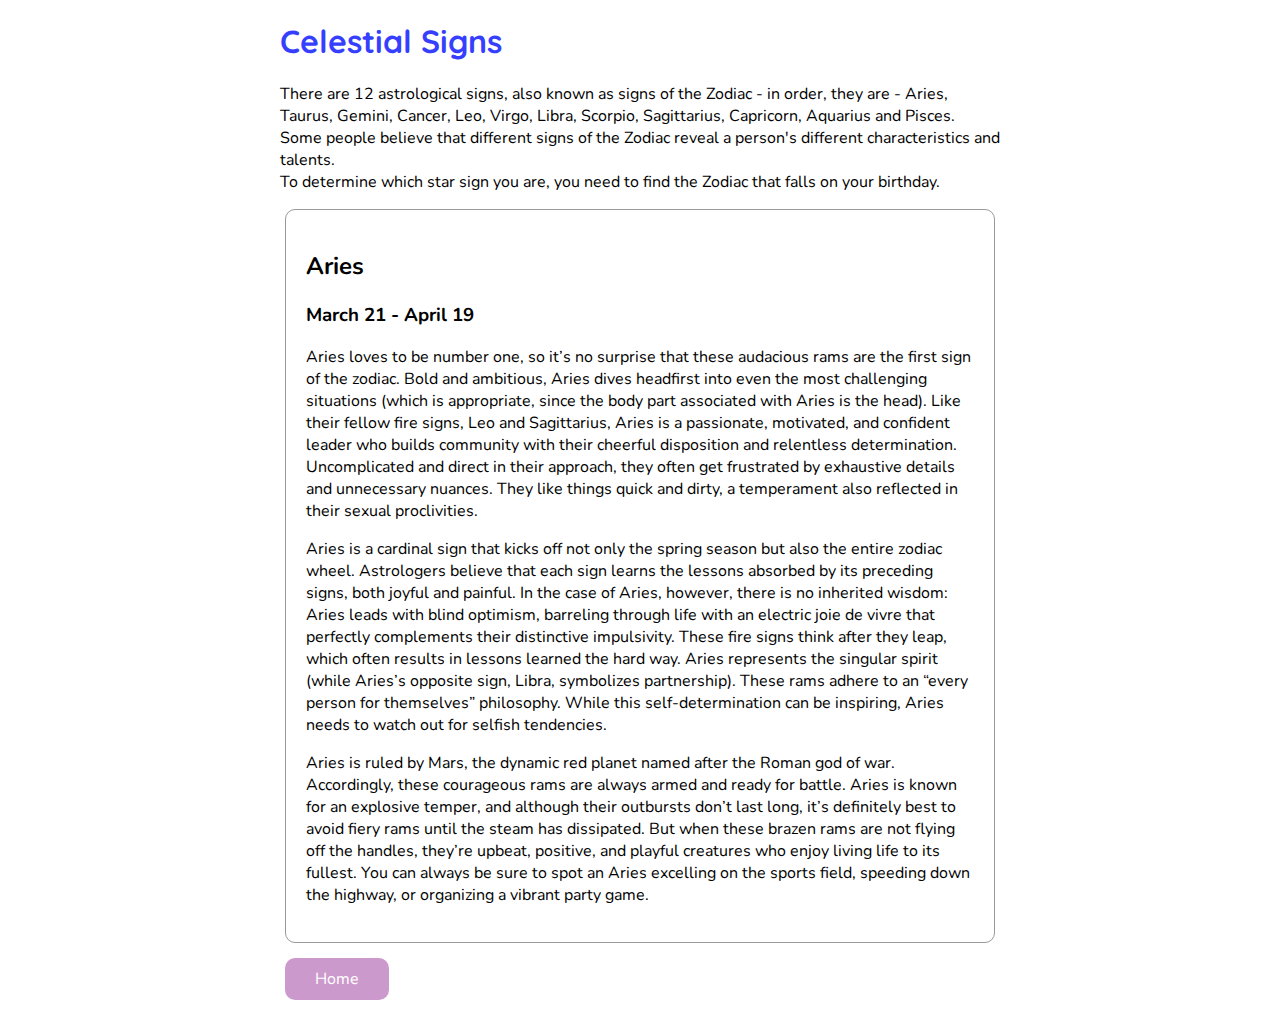
<file: celestial-spirit-9.html>
<!DOCTYPE html>
<html lang="en">
  <head>
    <title>Celestial Sign: Aries</title>
    <meta charset="utf-8">
    <meta http-equiv="X-UA-Compatible" content="IE=edge">
    <meta name="viewport" content="width=device-width, initial-scale=1">

    <!-- import the webpage's stylesheet -->
    <link rel="stylesheet" href="style.css">

    <!-- import the webpage's javascript file -->
    <script src="script.js" defer></script>

    <!-- import the jquery -->
    <script src="https://ajax.googleapis.com/ajax/libs/jquery/3.4.1/jquery.min.js"></script>
  </head>
  <body>
    <div class="wrapper">
      <h1>Celestial Signs</h1>
      <p>There are 12 astrological signs, also known as signs of the Zodiac - in order, they are - Aries, Taurus, Gemini, Cancer, Leo, Virgo, Libra, Scorpio, Sagittarius, Capricorn, Aquarius and Pisces.<br />
          Some people believe that different signs of the Zodiac reveal a person's different characteristics and talents.<br />
          To determine which star sign you are, you need to find the Zodiac that falls on your birthday.
      </p>
      <div class="container">
        <h2>Aries</h2>
        <h3>March 21 - April 19</h3>
        <p>Aries loves to be number one, so it’s no surprise that these audacious rams are the first sign of the zodiac. Bold and ambitious, Aries dives headfirst into even the most challenging situations (which is appropriate, since the body part associated with Aries is the head). Like their fellow fire signs, Leo and Sagittarius, Aries is a passionate, motivated, and confident leader who builds community with their cheerful disposition and relentless determination. Uncomplicated and direct in their approach, they often get frustrated by exhaustive details and unnecessary nuances. They like things quick and dirty, a temperament also reflected in their sexual proclivities.</p>
        <p>Aries is a cardinal sign that kicks off not only the spring season but also the entire zodiac wheel. Astrologers believe that each sign learns the lessons absorbed by its preceding signs, both joyful and painful. In the case of Aries, however, there is no inherited wisdom: Aries leads with blind optimism, barreling through life with an electric joie de vivre that perfectly complements their distinctive impulsivity. These fire signs think after they leap, which often results in lessons learned the hard way. Aries represents the singular spirit (while Aries’s opposite sign, Libra, symbolizes partnership). These rams adhere to an “every person for themselves” philosophy. While this self-determination can be inspiring, Aries needs to watch out for selfish tendencies.</p>
        <p>Aries is ruled by Mars, the dynamic red planet named after the Roman god of war. Accordingly, these courageous rams are always armed and ready for battle. Aries is known for an explosive temper, and although their outbursts don’t last long, it’s definitely best to avoid fiery rams until the steam has dissipated. But when these brazen rams are not flying off the handles, they’re upbeat, positive, and playful creatures who enjoy living life to its fullest. You can always be sure to spot an Aries excelling on the sports field, speeding down the highway, or organizing a vibrant party game.</p>
      </div>
      <a href="index.html">Home</a>
    </div>
  </body>
</html>
</file>
<file: style.css>
@import url('https://fonts.googleapis.com/css?family=Nunito&display=swap');
@import url('https://fonts.googleapis.com/css?family=Quicksand&display=swap');

body {
    font-family: Nunito, sans-serif;
}

.wrapper {
    width: 720px;
    margin: 0 auto;
}

h1 {
    font-family: Quicksand, sans-serif;
    font-style: bold;
    color: #373fff;
}

.container {
    margin: 5px;
    padding: 20px;
    border: 1px #999999 solid;
    border-radius: 10px;
}

.container label {
    display: block;
    margin: 5px 0;
    font-size: 15px;
    font-weight: medium;
    color: #D15FEE;
}

.container select {
    height: 30px;
    width: 100%;
}

button {
    margin: 10px 0;
    border: none;
    padding: 10px 30px;
    border-radius: 10px;
    color: #FFFFFF;
    background-color: #CC99CC;
    text-decoration: none;
}

a {
    display: inline-block;
    margin: 10px 5px;
    border: none;
    padding: 10px 30px;
    border-radius: 10px;
    color: #FFFFFF;
    background-color: #CC99CC;
    text-decoration: none;
}
</file>
